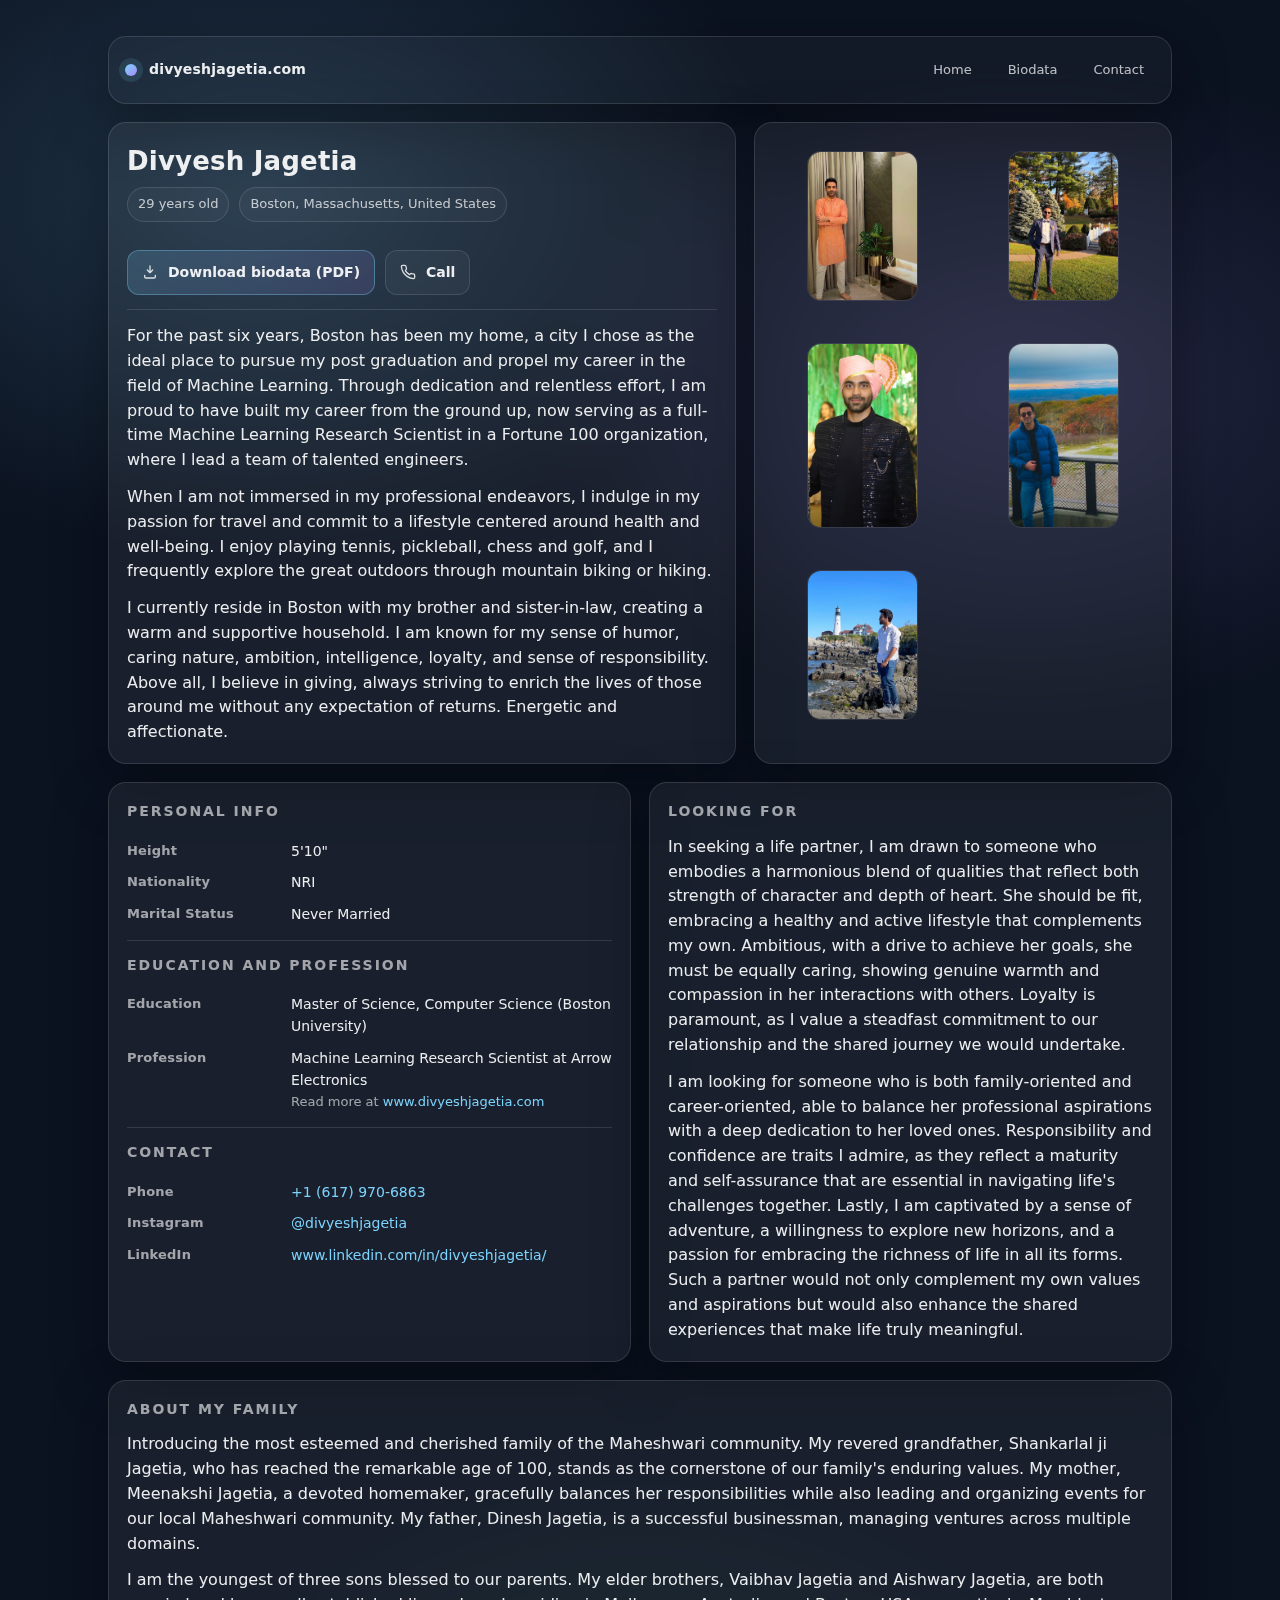
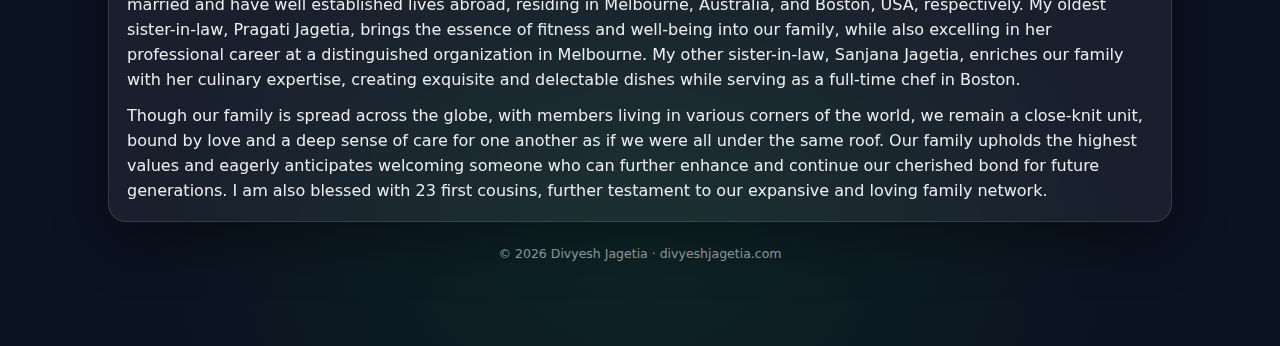
<file: biodata/index.html>
<!doctype html>
<html lang="en">
<head>
  <meta charset="utf-8" />
  <meta name="viewport" content="width=device-width, initial-scale=1" />
  <title>Divyesh Jagetia | Biodata</title>
  <meta name="description" content="Biodata for Divyesh Jagetia" />
  <link rel="canonical" href="https://www.divyeshjagetia.com/biodata" />

  <!-- If your main site has a global stylesheet, keep this.
       Otherwise, you can remove it and rely on the CSS below. -->
  <!-- <link rel="stylesheet" href="/assets/css/main.css" /> -->

  <style>
    :root{
      --bg: #0b1220;
      --card: rgba(255,255,255,.06);
      --card2: rgba(255,255,255,.08);
      --text: rgba(255,255,255,.92);
      --muted: rgba(255,255,255,.72);
      --muted2: rgba(255,255,255,.60);
      --border: rgba(255,255,255,.12);
      --accent: #7dd3fc;
      --accent2:#a78bfa;
      --shadow: 0 18px 55px rgba(0,0,0,.35);
      --radius: 18px;
      --radius2: 14px;
      --max: 1100px;
    }

    *{ box-sizing:border-box; }
    body{
      margin:0;
      font-family: ui-sans-serif, system-ui, -apple-system, Segoe UI, Roboto, Helvetica, Arial, "Apple Color Emoji","Segoe UI Emoji";
      color: var(--text);
      background:
        radial-gradient(900px 600px at 20% 10%, rgba(125,211,252,.18), transparent 60%),
        radial-gradient(900px 600px at 80% 20%, rgba(167,139,250,.16), transparent 55%),
        radial-gradient(900px 700px at 50% 95%, rgba(34,197,94,.10), transparent 55%),
        var(--bg);
      line-height: 1.55;
    }

    a{ color: inherit; text-decoration: none; }
    a:hover{ text-decoration: underline; }

    .wrap{
      max-width: var(--max);
      margin: 0 auto;
      padding: 36px 18px 70px;
    }

    /* Top bar (simple; swap with your site header include if you have one) */
    .topbar{
      display:flex;
      align-items:center;
      justify-content:space-between;
      gap: 14px;
      padding: 14px 16px;
      border: 1px solid var(--border);
      background: rgba(255,255,255,.03);
      border-radius: var(--radius);
      box-shadow: var(--shadow);
      backdrop-filter: blur(10px);
    }
    .brand{
      display:flex;
      align-items:center;
      gap:12px;
      min-width: 220px;
    }
    .dot{
      width: 12px;
      height: 12px;
      border-radius: 999px;
      background: linear-gradient(135deg, var(--accent), var(--accent2));
      box-shadow: 0 0 0 6px rgba(125,211,252,.12);
      flex: 0 0 auto;
    }
    .brand h1{
      font-size: 14px;
      margin: 0;
      letter-spacing: .2px;
    }
    .navlinks{
      display:flex;
      gap: 14px;
      flex-wrap: wrap;
      justify-content:flex-end;
    }
    .navlinks a{
      font-size: 13px;
      color: var(--muted);
      padding: 8px 10px;
      border-radius: 10px;
      border: 1px solid transparent;
    }
    .navlinks a:hover{
      color: var(--text);
      border-color: var(--border);
      text-decoration:none;
      background: rgba(255,255,255,.03);
    }

    .hero{
      display:grid;
      grid-template-columns: 1.2fr .8fr;
      gap: 18px;
      margin-top: 18px;
    }
    @media (max-width: 900px){
      .hero{ grid-template-columns: 1fr; }
      .navlinks{ justify-content:flex-start; }
    }

    .card{
      border: 1px solid var(--border);
      background: var(--card);
      border-radius: var(--radius);
      box-shadow: var(--shadow);
      backdrop-filter: blur(10px);
      overflow:hidden;
    }

    .cardPad{ padding: 18px; }

    .titleRow{
      display:flex;
      align-items:flex-start;
      justify-content:space-between;
      gap: 14px;
      flex-wrap: wrap;
    }

    .nameBlock h2{
      margin: 0;
      font-size: 26px;
      letter-spacing: .2px;
    }
    .meta{
      margin-top: 6px;
      color: var(--muted);
      font-size: 14px;
      display:flex;
      flex-wrap: wrap;
      gap: 10px;
    }
    .pill{
      border: 1px solid var(--border);
      background: rgba(255,255,255,.03);
      padding: 6px 10px;
      border-radius: 999px;
      font-size: 13px;
      color: var(--muted);
    }

    .ctaRow{
      display:flex;
      gap: 10px;
      align-items:center;
      flex-wrap: wrap;
      margin-top: 14px;
    }
    .btn{
      display:inline-flex;
      align-items:center;
      justify-content:center;
      gap: 10px;
      padding: 11px 14px;
      border-radius: 12px;
      border: 1px solid var(--border);
      background: rgba(255,255,255,.04);
      color: var(--text);
      font-weight: 600;
      font-size: 14px;
      cursor:pointer;
      user-select:none;
    }
    .btn:hover{
      background: rgba(255,255,255,.07);
      text-decoration:none;
    }
    .btnPrimary{
      border-color: rgba(125,211,252,.35);
      background: linear-gradient(135deg, rgba(125,211,252,.18), rgba(167,139,250,.14));
    }
    .btnPrimary:hover{
      background: linear-gradient(135deg, rgba(125,211,252,.25), rgba(167,139,250,.18));
    }
    .btn svg{ width: 16px; height: 16px; opacity: .9; }

    .gallery{
      padding: 12px;
    }
    .grid{
      display:grid;
      grid-template-columns: repeat(2, 1fr);
      gap: 10px;
    }
    @media (max-width: 520px){
      .grid{ grid-template-columns: 1fr; }
    }
    .ph{
      position:relative;
      border-radius: 14px;
      overflow:hidden;
      border: 1px solid var(--border);
      background: rgba(0,0,0,.15);
      min-height: 150px;
    }
    .ph img{
      width: 100%;
      height: 100%;
      object-fit: cover;
      display:block;
      transform: scale(1.02);
    }
    .ph::after{
      content:"";
      position:absolute;
      inset:0;
      background: linear-gradient(180deg, transparent 55%, rgba(0,0,0,.35));
      pointer-events:none;
    }

    .sectionGrid{
      display:grid;
      grid-template-columns: 1fr 1fr;
      gap: 18px;
      margin-top: 18px;
    }
    @media (max-width: 900px){
      .sectionGrid{ grid-template-columns: 1fr; }
    }

    .sectionTitle{
      font-size: 14px;
      letter-spacing: .14em;
      text-transform: uppercase;
      color: var(--muted2);
      margin: 0 0 12px;
    }

    .para{
      color: var(--text);
      margin: 0 0 12px;
    }
    .para:last-child{ margin-bottom: 0; }

    .kv{
      display:grid;
      grid-template-columns: 150px 1fr;
      gap: 10px 14px;
      padding: 6px 0 0;
    }
    @media (max-width: 520px){
      .kv{ grid-template-columns: 1fr; }
    }
    .k{
      color: var(--muted2);
      font-weight: 600;
      font-size: 13px;
      letter-spacing: .2px;
    }
    .v{
      color: var(--text);
      font-size: 14px;
    }

    .divider{
      height:1px;
      background: var(--border);
      margin: 14px 0;
    }

    .foot{
      margin-top: 22px;
      color: var(--muted2);
      font-size: 12.5px;
      text-align:center;
    }
  </style>
</head>

<body>
  <div class="wrap">
    <header class="topbar" aria-label="Site header">
      <div class="brand">
        <span class="dot" aria-hidden="true"></span>
        <h1><a href="https://www.divyeshjagetia.com/">divyeshjagetia.com</a></h1>
      </div>
      <nav class="navlinks" aria-label="Primary navigation">
        <a href="https://www.divyeshjagetia.com/">Home</a>
        <a href="https://www.divyeshjagetia.com/biodata" aria-current="page">Biodata</a>
        <a href="https://www.divyeshjagetia.com/#contact">Contact</a>
      </nav>
    </header>

    <main>
      <section class="hero" aria-label="Biodata hero">
        <div class="card">
          <div class="cardPad">
            <div class="titleRow">
              <div class="nameBlock">
                <h2>Divyesh Jagetia</h2>
                <div class="meta">
                  <span class="pill">29 years old</span>
                  <span class="pill">Boston, Massachusetts, United States</span>
                </div>
              </div>

              <div class="ctaRow">
                <a class="btn btnPrimary" href="https://www.divyeshjagetia.com/biodata.pdf" target="_self" rel="noopener">
                  <svg viewBox="0 0 24 24" fill="none" aria-hidden="true">
                    <path d="M12 3v10m0 0 4-4m-4 4-4-4" stroke="currentColor" stroke-width="2" stroke-linecap="round" stroke-linejoin="round"/>
                    <path d="M4 17v2a2 2 0 0 0 2 2h12a2 2 0 0 0 2-2v-2" stroke="currentColor" stroke-width="2" stroke-linecap="round"/>
                  </svg>
                  Download biodata (PDF)
                </a>
                <a class="btn" href="tel:+16179706863">
                  <svg viewBox="0 0 24 24" fill="none" aria-hidden="true">
                    <path d="M22 16.92v3a2 2 0 0 1-2.18 2 19.8 19.8 0 0 1-8.63-3.07 19.5 19.5 0 0 1-6-6A19.8 19.8 0 0 1 2.08 4.18 2 2 0 0 1 4.06 2h3a2 2 0 0 1 2 1.72c.12.86.31 1.7.57 2.5a2 2 0 0 1-.45 2.11L8.09 9.91a16 16 0 0 0 6 6l1.58-1.09a2 2 0 0 1 2.11-.45c.8.26 1.64.45 2.5.57A2 2 0 0 1 22 16.92Z" stroke="currentColor" stroke-width="2" stroke-linecap="round" stroke-linejoin="round"/>
                  </svg>
                  Call
                </a>
              </div>
            </div>

            <div class="divider"></div>

            <p class="para">
              For the past six years, Boston has been my home, a city I chose as the ideal place to pursue my post graduation
              and propel my career in the field of Machine Learning. Through dedication and relentless effort, I am proud to
              have built my career from the ground up, now serving as a full-time Machine Learning Research Scientist in a
              Fortune 100 organization, where I lead a team of talented engineers.
            </p>
            <p class="para">
              When I am not immersed in my professional endeavors, I indulge in my passion for travel and commit to a lifestyle
              centered around health and well-being. I enjoy playing tennis, pickleball, chess and golf, and I frequently explore
              the great outdoors through mountain biking or hiking.
            </p>
            <p class="para">
              I currently reside in Boston with my brother and sister-in-law, creating a warm and supportive household.
              I am known for my sense of humor, caring nature, ambition, intelligence, loyalty, and sense of responsibility.
              Above all, I believe in giving, always striving to enrich the lives of those around me without any expectation of returns.
              Energetic and affectionate.
            </p>
          </div>
        </div>

        <aside class="card" aria-label="Profile photos">
          <div class="gallery">
            <div class="grid">
              <!-- Put these five image files in the same folder as this HTML (recommended),
                   or adjust the src paths to match your site structure. -->
              <figure class="ph"><img src="/biodata/img/profile-1.jpg" alt="Divyesh at a coastal lighthouse" loading="lazy"></figure>
              <figure class="ph"><img src="/biodata/img/profile-2.jpg" alt="Divyesh at a scenic viewpoint" loading="lazy"></figure>
              <figure class="ph"><img src="/biodata/img/profile-3.jpg" alt="Divyesh in traditional attire with a turban" loading="lazy"></figure>
              <figure class="ph"><img src="/biodata/img/profile-4.jpg" alt="Divyesh in a suit outdoors" loading="lazy"></figure>
              <figure class="ph"><img src="/biodata/img/profile-5.jpg" alt="Divyesh in traditional kurta indoors" loading="lazy"></figure>
            </div>
          </div>
        </aside>
      </section>

      <section class="sectionGrid" aria-label="Biodata details">
        <div class="card">
          <div class="cardPad">
            <h3 class="sectionTitle">Personal Info</h3>
            <div class="kv" role="list">
              <div class="k" role="listitem">Height</div><div class="v">5'10"</div>
              <div class="k" role="listitem">Nationality</div><div class="v">NRI</div>
              <div class="k" role="listitem">Marital Status</div><div class="v">Never Married</div>
            </div>

            <div class="divider"></div>

            <h3 class="sectionTitle">Education and Profession</h3>
            <div class="kv" role="list">
              <div class="k" role="listitem">Education</div>
              <div class="v">Master of Science, Computer Science (Boston University)</div>

              <div class="k" role="listitem">Profession</div>
              <div class="v">
                Machine Learning Research Scientist at Arrow Electronics<br>
                <span style="color:var(--muted2); font-size:13px;">Read more at <a href="https://www.divyeshjagetia.com/" style="color:var(--accent);">www.divyeshjagetia.com</a></span>
              </div>
            </div>

            <div class="divider"></div>

            <h3 class="sectionTitle">Contact</h3>
            <div class="kv" role="list">
              <div class="k" role="listitem">Phone</div>
              <div class="v">
                <a href="tel:+16179706863" style="color:var(--accent);">
                  +1 (617) 970-6863
                </a>
              </div>
            
              <div class="k" role="listitem">Instagram</div>
              <div class="v">
                <a href="https://www.instagram.com/divyeshjagetia" 
                   target="_blank" 
                   rel="noopener"
                   style="color:var(--accent);">
                  @divyeshjagetia
                </a>
              </div>
            
              <div class="k" role="listitem">LinkedIn</div>
              <div class="v">
                <a href="https://www.linkedin.com/in/divyeshjagetia/" 
                   target="_blank" 
                   rel="noopener"
                   style="color:var(--accent);">
                  www.linkedin.com/in/divyeshjagetia/
                </a>
              </div>
            </div>
          </div>
        </div>

        <div class="card">
          <div class="cardPad">
            <h3 class="sectionTitle">Looking For</h3>
            <p class="para">
              In seeking a life partner, I am drawn to someone who embodies a harmonious blend of qualities that reflect both strength
              of character and depth of heart. She should be fit, embracing a healthy and active lifestyle that complements my own.
              Ambitious, with a drive to achieve her goals, she must be equally caring, showing genuine warmth and compassion in her
              interactions with others. Loyalty is paramount, as I value a steadfast commitment to our relationship and the shared journey
              we would undertake.
            </p>
            <p class="para">
              I am looking for someone who is both family-oriented and career-oriented, able to balance her professional aspirations with
              a deep dedication to her loved ones. Responsibility and confidence are traits I admire, as they reflect a maturity and
              self-assurance that are essential in navigating life's challenges together. Lastly, I am captivated by a sense of adventure,
              a willingness to explore new horizons, and a passion for embracing the richness of life in all its forms. Such a partner would
              not only complement my own values and aspirations but would also enhance the shared experiences that make life truly meaningful.
            </p>
          </div>
        </div>
      </section>

      <section class="sectionGrid" aria-label="Family section">
        <div class="card" style="grid-column: 1 / -1;">
          <div class="cardPad">
            <h3 class="sectionTitle">About My Family</h3>
            <p class="para">
              Introducing the most esteemed and cherished family of the Maheshwari community. My revered grandfather, Shankarlal ji Jagetia,
              who has reached the remarkable age of 100, stands as the cornerstone of our family's enduring values. My mother, Meenakshi Jagetia,
              a devoted homemaker, gracefully balances her responsibilities while also leading and organizing events for our local Maheshwari community.
              My father, Dinesh Jagetia, is a successful businessman, managing ventures across multiple domains.
            </p>
            <p class="para">
              I am the youngest of three sons blessed to our parents. My elder brothers, Vaibhav Jagetia and Aishwary Jagetia, are both married and have
              well established lives abroad, residing in Melbourne, Australia, and Boston, USA, respectively. My oldest sister-in-law, Pragati Jagetia,
              brings the essence of fitness and well-being into our family, while also excelling in her professional career at a distinguished organization
              in Melbourne. My other sister-in-law, Sanjana Jagetia, enriches our family with her culinary expertise, creating exquisite and delectable dishes
              while serving as a full-time chef in Boston.
            </p>
            <p class="para">
              Though our family is spread across the globe, with members living in various corners of the world, we remain a close-knit unit, bound by love and
              a deep sense of care for one another as if we were all under the same roof. Our family upholds the highest values and eagerly anticipates welcoming
              someone who can further enhance and continue our cherished bond for future generations. I am also blessed with 23 first cousins, further testament
              to our expansive and loving family network.
            </p>
          </div>
        </div>
      </section>

      <p class="foot">
        © <span id="year"></span> Divyesh Jagetia · <a href="https://www.divyeshjagetia.com/">divyeshjagetia.com</a>
      </p>
    </main>
  </div>

  <script>
    // Keep it tiny and non-intrusive
    document.getElementById("year").textContent = new Date().getFullYear();
  </script>
</body>
</html>
</file>
